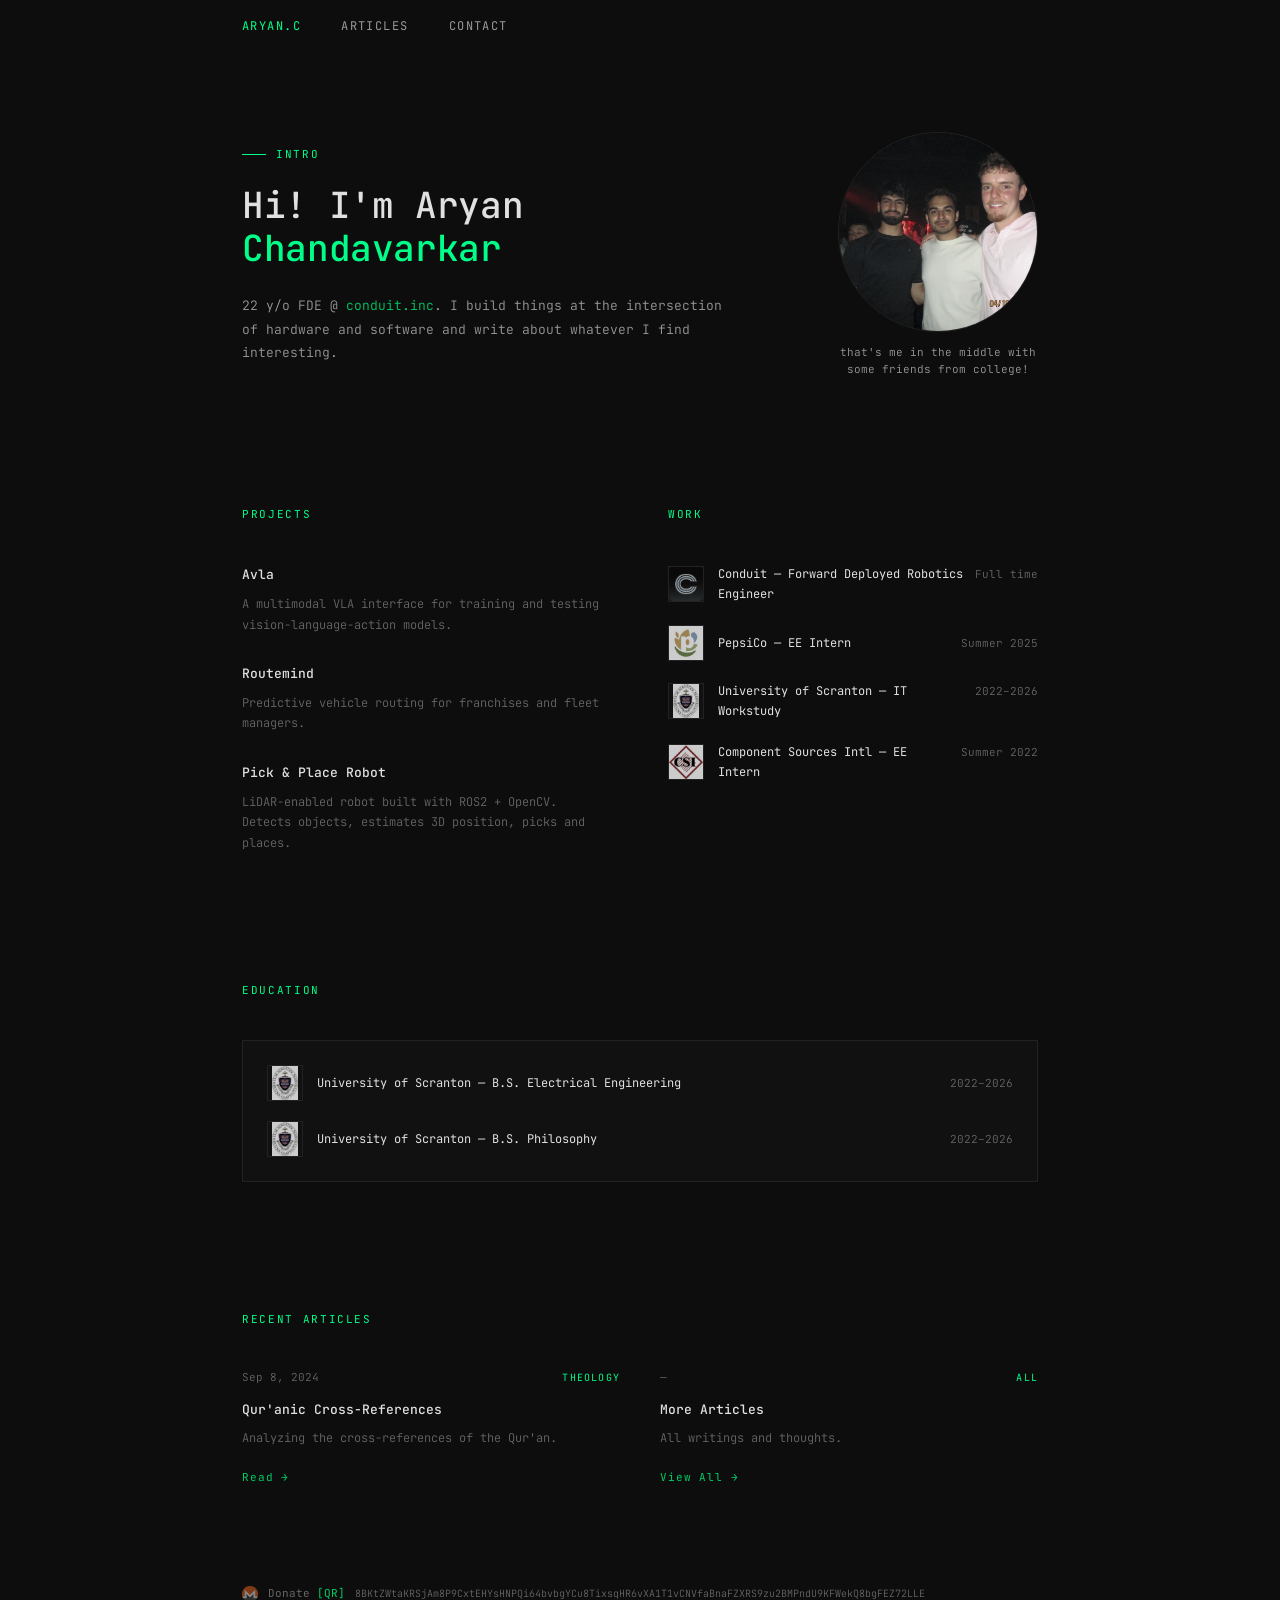
<file: index.html>
<!DOCTYPE html>
<html lang="en">
<head>
    <meta charset="UTF-8">
    <meta name="viewport" content="width=device-width, initial-scale=1.0">
    <title>Aryan Chandavarkar</title>
    <link rel="stylesheet" href="styles.css">
</head>
<body>
    <nav class="top-nav">
        <ul>
            <li><a href="index.html">aryan.c</a></li>
            <li><a href="articles">Articles</a></li>
            <li><a href="contact">Contact</a></li>
        </ul>
    </nav>
    <main>
        <section class="hero">
            <div class="hero-content">
                <div class="hero-text">
                    <div class="hero-label">intro</div>
                    <h1>Hi! I'm Aryan <span>Chandavarkar</span></h1>
                    <p class="hero-description">22 y/o FDE @ <a href="https://conduit.inc" target="_blank">conduit.inc</a>. I build things at the intersection of hardware and software and write about whatever I find interesting.</p>


                </div>
                <div class="hero-image">
                    <img src="aryanAlexAndrew.jpg" alt="Aryan Chandavarkar" class="profile-pic">
                    <p class="hero-image-caption">that's me in the middle with some friends from college!</p>
                </div>
            </div>
        </section>

        <section class="projects-work-section">
            <div class="projects-work-grid">
                <div class="projects-section">
                    <div class="section-header">
                        <span class="section-label">Projects</span>
                    </div>
                    <div class="project-list">
                        <div class="project-item">
                            <h3><a href="https://avla.ai" target="_blank" >Avla</a></h3>
                            <p class="project-description">A multimodal VLA interface for training and testing vision-language-action models.</p>
                        </div>
                        <div class="project-item">
                            <h3><a href="https://routemind.org" target="_blank" >Routemind</a></h3>
                            <p class="project-description">Predictive vehicle routing for franchises and fleet managers.</p>
                        </div>
                        <div class="project-item">
                            <h3>Pick & Place Robot</h3>
                            <p class="project-description">LiDAR-enabled robot built with ROS2 + OpenCV. Detects objects, estimates 3D position, picks and places.</p>
                        </div>
                    </div>
                </div>

                <div class="work-section">
                    <div class="section-header">
                        <span class="section-label">Work</span>
                    </div>
                    <div class="work-list">
                        <div class="work-item">
                            <div class="work-logo">
                                <img src="conduitlogo.png" alt="Conduit">
                            </div>
                            <div class="work-content">
                                <div class="work-title-row">
                                    <span class="work-company-title">Conduit — Forward Deployed Robotics Engineer</span>
                                    <span class="work-date">Full time</span>
                                </div>
                            </div>
                        </div>
                        <div class="work-item">
                            <div class="work-logo">
                                <img src="pepsilogo.jpg" alt="PepsiCo">
                            </div>
                            <div class="work-content">
                                <div class="work-title-row">
                                    <span class="work-company-title">PepsiCo — EE Intern</span>
                                    <span class="work-date">Summer 2025</span>
                                </div>
                            </div>
                        </div>
                        <div class="work-item">
                            <div class="work-logo">
                                <img src="uofslogo.jpg" alt="University of Scranton">
                            </div>
                            <div class="work-content">
                                <div class="work-title-row">
                                    <span class="work-company-title">University of Scranton — IT Workstudy</span>
                                    <span class="work-date">2022–2026</span>
                                </div>
                            </div>
                        </div>
                        <div class="work-item">
                            <div class="work-logo">
                                <img src="csilogo.jpg" alt="Component Sources International">
                            </div>
                            <div class="work-content">
                                <div class="work-title-row">
                                    <span class="work-company-title">Component Sources Intl — EE Intern</span>
                                    <span class="work-date">Summer 2022</span>
                                </div>
                            </div>
                        </div>
                    </div>
                </div>
            </div>
        </section>

        <section class="education-section">
            <div class="section-header">
                <span class="section-label">Education</span>
            </div>
            <div class="education-box">
                <div class="work-list">
                    <div class="work-item">
                        <div class="work-logo">
                            <img src="uofslogo.jpg" alt="University of Scranton">
                        </div>
                        <div class="work-content">
                            <div class="work-title-row">
                                <span class="work-company-title">University of Scranton — B.S. Electrical Engineering</span>
                                <span class="work-date">2022–2026</span>
                            </div>
                        </div>
                    </div>
                    <div class="work-item">
                        <div class="work-logo">
                            <img src="uofslogo.jpg" alt="University of Scranton">
                        </div>
                        <div class="work-content">
                            <div class="work-title-row">
                                <span class="work-company-title">University of Scranton — B.S. Philosophy</span>
                                <span class="work-date">2022–2026</span>
                            </div>
                        </div>
                    </div>
                </div>
            </div>
        </section>

        <section class="recent-articles">
            <div class="section-header">
                <span class="section-label">Recent Articles</span>
            </div>
            <div class="articles-grid">
                <article class="article-card">
                    <div class="article-meta">
                        <span class="article-date">Sep 8, 2024</span>
                        <span class="article-category">Theology</span>
                    </div>
                    <h3><a href="articles/theology/Quranic/QuranicCrossReferences.html">Qur'anic Cross-References</a></h3>
                    <p>Analyzing the cross-references of the Qur'an.</p>
                    <a href="articles/theology/Quranic/QuranicCrossReferences.html" class="read-more">Read →</a>
                </article>
                <article class="article-card">
                    <div class="article-meta">
                        <span class="article-date">—</span>
                        <span class="article-category">All</span>
                    </div>
                    <h3><a href="articles">More Articles</a></h3>
                    <p>All writings and thoughts.</p>
                    <a href="articles" class="read-more">View All →</a>
                </article>
            </div>
        </section>
    </main>

    <footer class="thin-footer">
        <div class="footer-content">
            <div class="wallet-box">
                <img src="monero_logo.png" alt="XMR" class="monero-logo">
                <span>Donate <a href="XMRQRCode">[QR]</a></span>
                <span class="monero-text">8BKtZWtaKRSjAm8P9CxtEHYsHNPQi64bvbgYCu8TixsqHR6vXA1T1vCNVfaBnaFZXRS9zu2BMPndU9KFWekQ8bgFEZ72LLE</span>
            </div>
        </div>
    </footer>
</body>
</html>
</file>
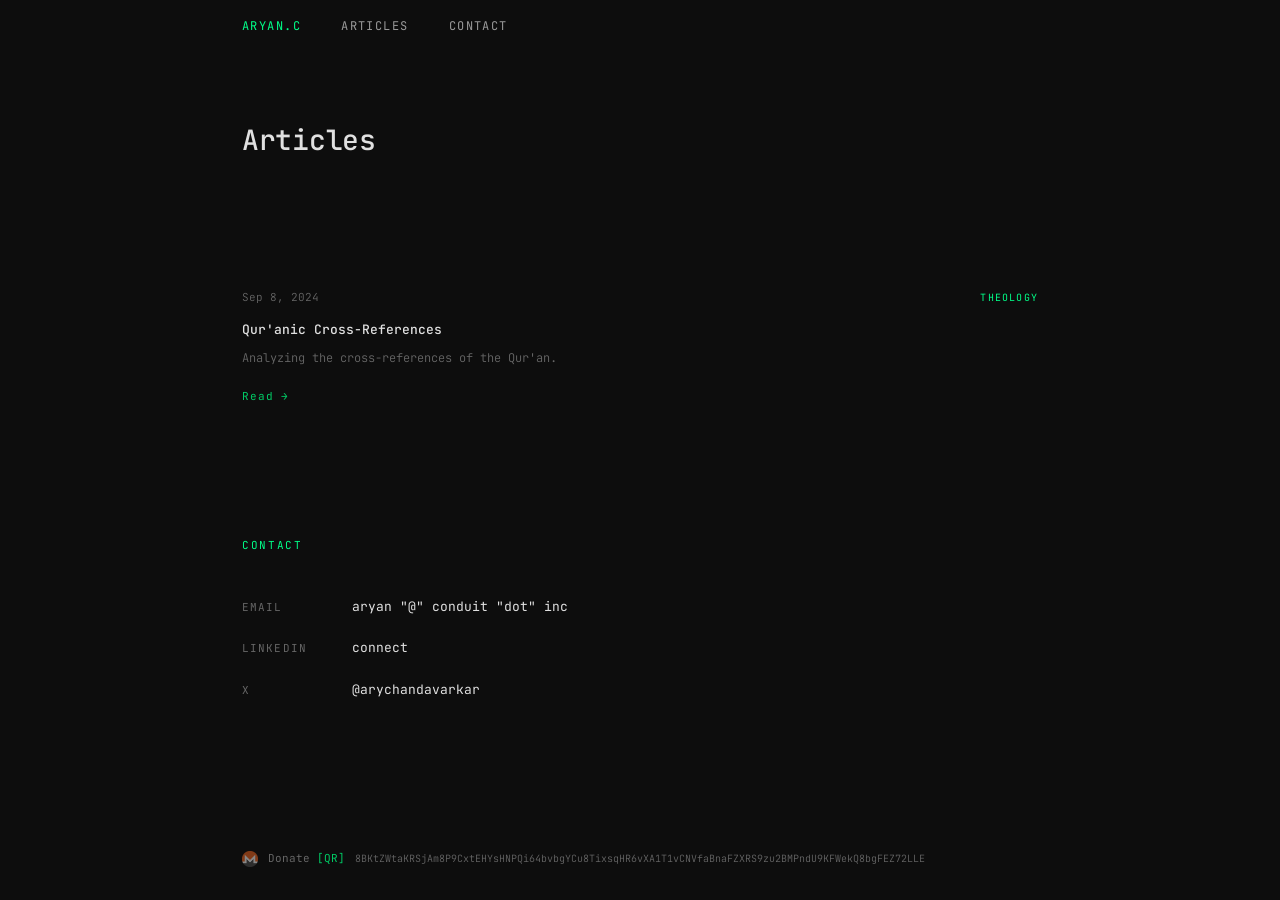
<file: articles/index.html>
<!DOCTYPE html>
<html lang="en">
<head>
    <meta charset="UTF-8">
    <meta name="viewport" content="width=device-width, initial-scale=1.0">
    <title>Articles — Aryan Chandavarkar</title>
    <link rel="stylesheet" href="../styles.css">
</head>
<body>
    <nav class="top-nav">
        <ul>
            <li><a href="../index.html">aryan.c</a></li>
            <li><a href="../articles">Articles</a></li>
            <li><a href="../contact">Contact</a></li>
        </ul>
    </nav>
    <main>
        <section class="page-hero">
            <h1>Articles</h1>
        </section>

        <section class="recent-articles">
            <div class="articles-grid">
                <article class="article-card">
                    <div class="article-meta">
                        <span class="article-date">Sep 8, 2024</span>
                        <span class="article-category">Theology</span>
                    </div>
                    <h3><a href="theology/Quranic/QuranicCrossReferences.html">Qur'anic Cross-References</a></h3>
                    <p>Analyzing the cross-references of the Qur'an.</p>
                    <a href="theology/Quranic/QuranicCrossReferences.html" class="read-more">Read →</a>
                </article>
            </div>
        </section>

        <section class="contact-section">
            <div class="section-header">
                <span class="section-label">Contact</span>
            </div>
            <div class="contact-list">
                <div class="contact-item">
                    <span class="contact-label">Email</span>
                    <span class="contact-value"><a href="mailto:aryan@conduit.inc">aryan "@" conduit "dot" inc</a></span>
                </div>
                <div class="contact-item">
                    <span class="contact-label">LinkedIn</span>
                    <span class="contact-value"><a href="https://www.linkedin.com/in/aryan-chandavarkar123/">connect</a></span>
                </div>
                <div class="contact-item">
                    <span class="contact-label">X</span>
                    <span class="contact-value"><a href="https://x.com/arychandavarkar">@arychandavarkar</a></span>
                </div>
            </div>
        </section>
    </main>

    <footer class="thin-footer">
        <div class="footer-content">
            <div class="wallet-box">
                <img src="../monero_logo.png" alt="XMR" class="monero-logo">
                <span>Donate <a href="../XMRQRCode">[QR]</a></span>
                <span class="monero-text">8BKtZWtaKRSjAm8P9CxtEHYsHNPQi64bvbgYCu8TixsqHR6vXA1T1vCNVfaBnaFZXRS9zu2BMPndU9KFWekQ8bgFEZ72LLE</span>
            </div>
        </div>
    </footer>
</body>
</html>
</file>
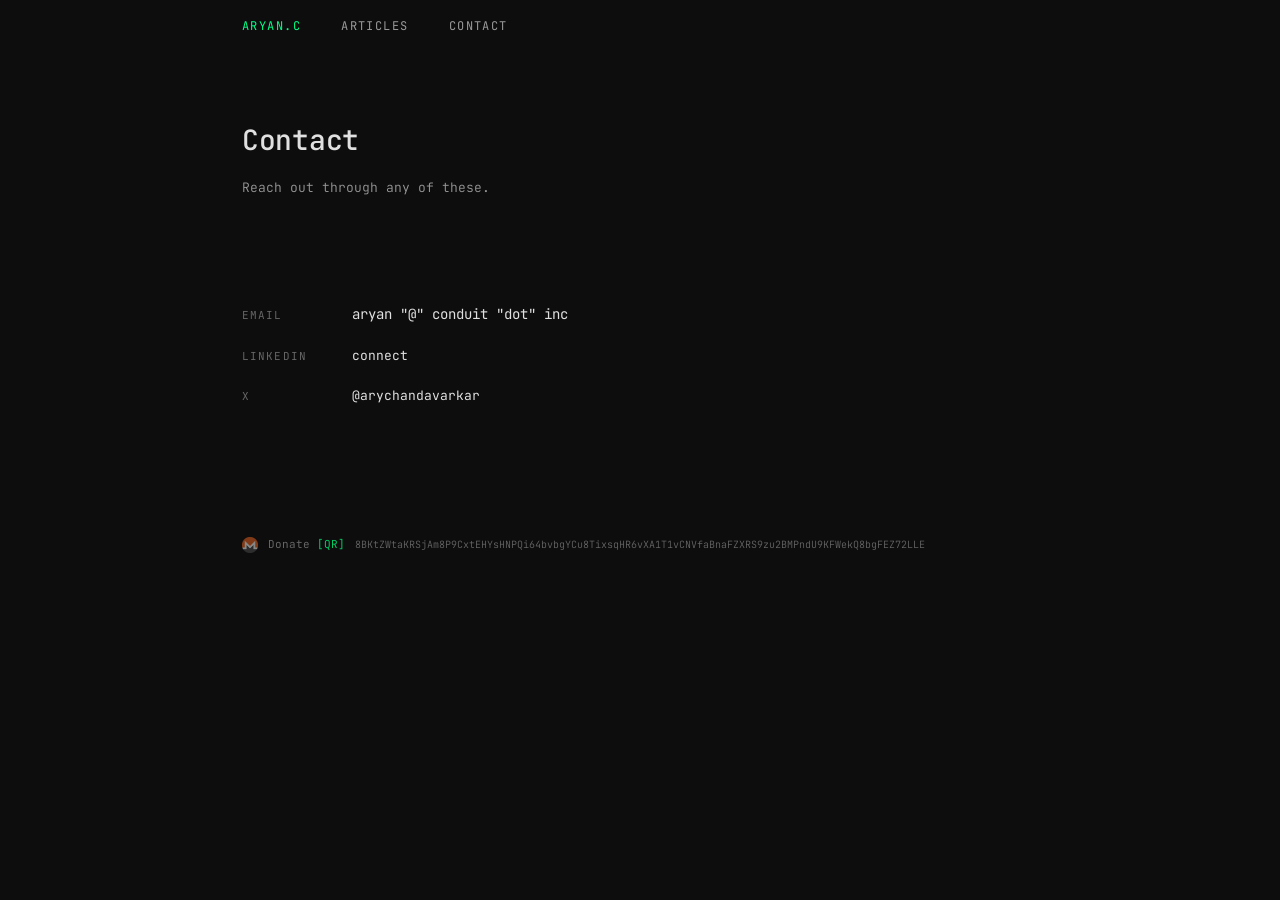
<file: contact/index.html>
<DOCTYPE html>
<html lang="en">
<head>
    <meta charset="UTF-8">
    <meta name="viewport" content="width=device-width, initial-scale=1.0">
    <title>Contact — Aryan Chandavarkar</title>
    <link rel="stylesheet" href="../styles.css">
</head>
<body>
    <nav class="top-nav">
        <ul>
            <li><a href="../index.html">aryan.c</a></li>
            <li><a href="../articles">Articles</a></li>
            <li><a href="../contact">Contact</a></li>
        </ul>
    </nav>
    <main>
        <section class="page-hero">
            <h1>Contact</h1>
            <p class="page-subtitle">Reach out through any of these.</p>
        </section>

        <div class="prose-page">
            <div class="contact-list">
                <div class="contact-item">
                    <span class="contact-label">Email</span>
                    <span class="contact-value">aryan "@" conduit "dot" inc</span>
                </div>
                <div class="contact-item">
                    <span class="contact-label">LinkedIn</span>
                    <span class="contact-value"><a href="https://www.linkedin.com/in/aryan-chandavarkar123/">connect</a></span>
                </div>
                <div class="contact-item">
                    <span class="contact-label">X</span>
                    <span class="contact-value"><a href="https://x.com/arychandavarkar">@arychandavarkar</a></span>
                </div>
            </div>
        </div>
    </main>

    <footer class="thin-footer">
        <div class="footer-content">
            <div class="wallet-box">
                <img src="../monero_logo.png" alt="XMR" class="monero-logo">
                <span>Donate <a href="../XMRQRCode">[QR]</a></span>
                <span class="monero-text">8BKtZWtaKRSjAm8P9CxtEHYsHNPQi64bvbgYCu8TixsqHR6vXA1T1vCNVfaBnaFZXRS9zu2BMPndU9KFWekQ8bgFEZ72LLE</span>
            </div>
        </div>
    </footer>
</body>
</html>
</file>
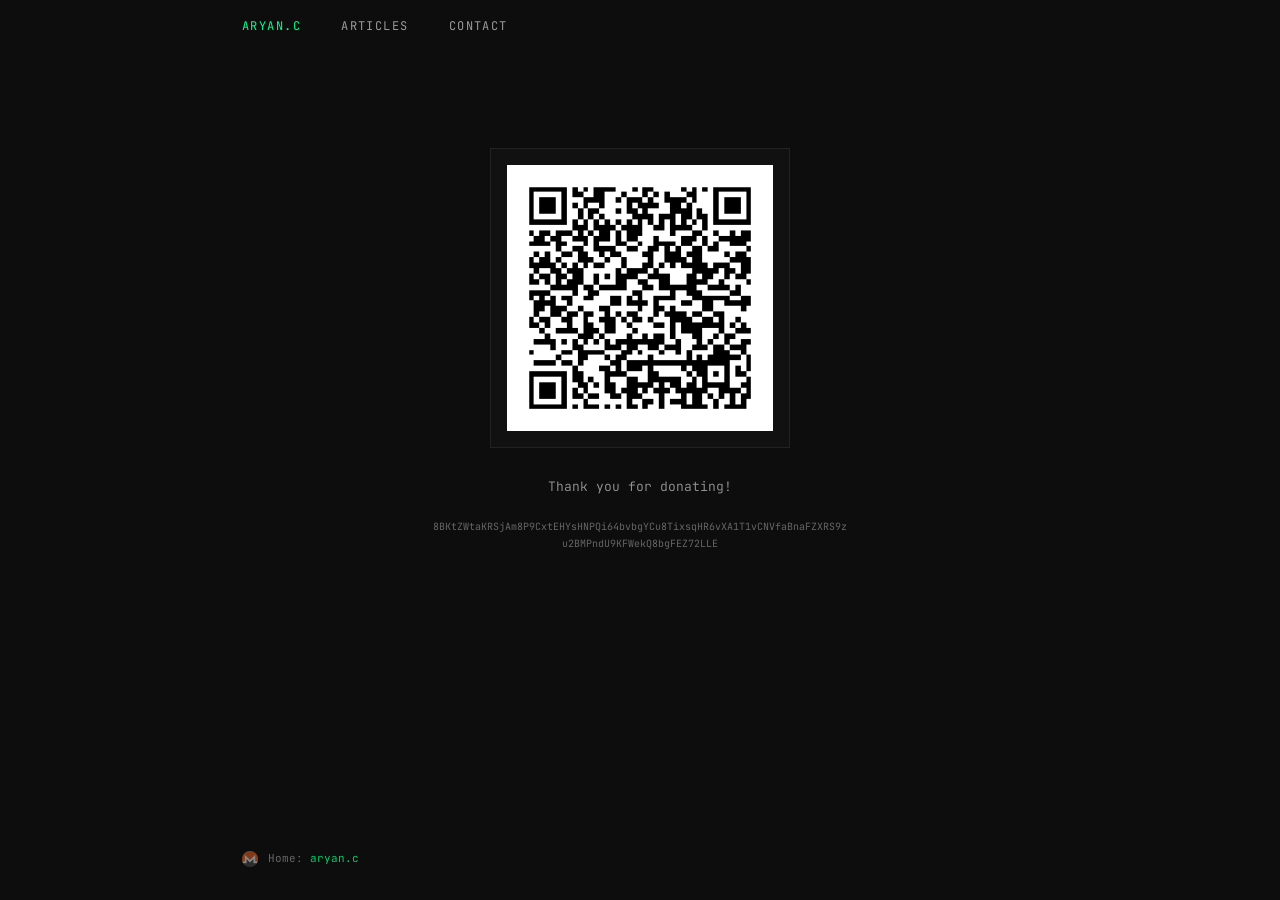
<file: XMRQRCode/index.html>
<!DOCTYPE html>
<html lang="en">
<head>
    <meta charset="UTF-8">
    <meta name="viewport" content="width=device-width, initial-scale=1.0">
    <title>Donate — Aryan Chandavarkar</title>
    <link rel="stylesheet" href="../styles.css">
</head>
<body>
    <nav class="top-nav">
        <ul>
            <li><a href="../index.html">aryan.c</a></li>
            <li><a href="../articles">Articles</a></li>
            <li><a href="../contact">Contact</a></li>
        </ul>
    </nav>
    <main>
        <div class="donate-page">
            <img src="donation1.png" alt="Monero Donation QR Code" class="qr-image">
            <p class="thank-you">Thank you for donating!</p>
            <p class="wallet-address">8BKtZWtaKRSjAm8P9CxtEHYsHNPQi64bvbgYCu8TixsqHR6vXA1T1vCNVfaBnaFZXRS9zu2BMPndU9KFWekQ8bgFEZ72LLE</p>
        </div>
    </main>

    <footer class="thin-footer">
        <div class="footer-content">
            <div class="wallet-box">
                <img src="../monero_logo.png" alt="XMR" class="monero-logo">
                <span>Home: <a href="../index.html">aryan.c</a></span>
            </div>
        </div>
    </footer>
</body>
</html>
</file>
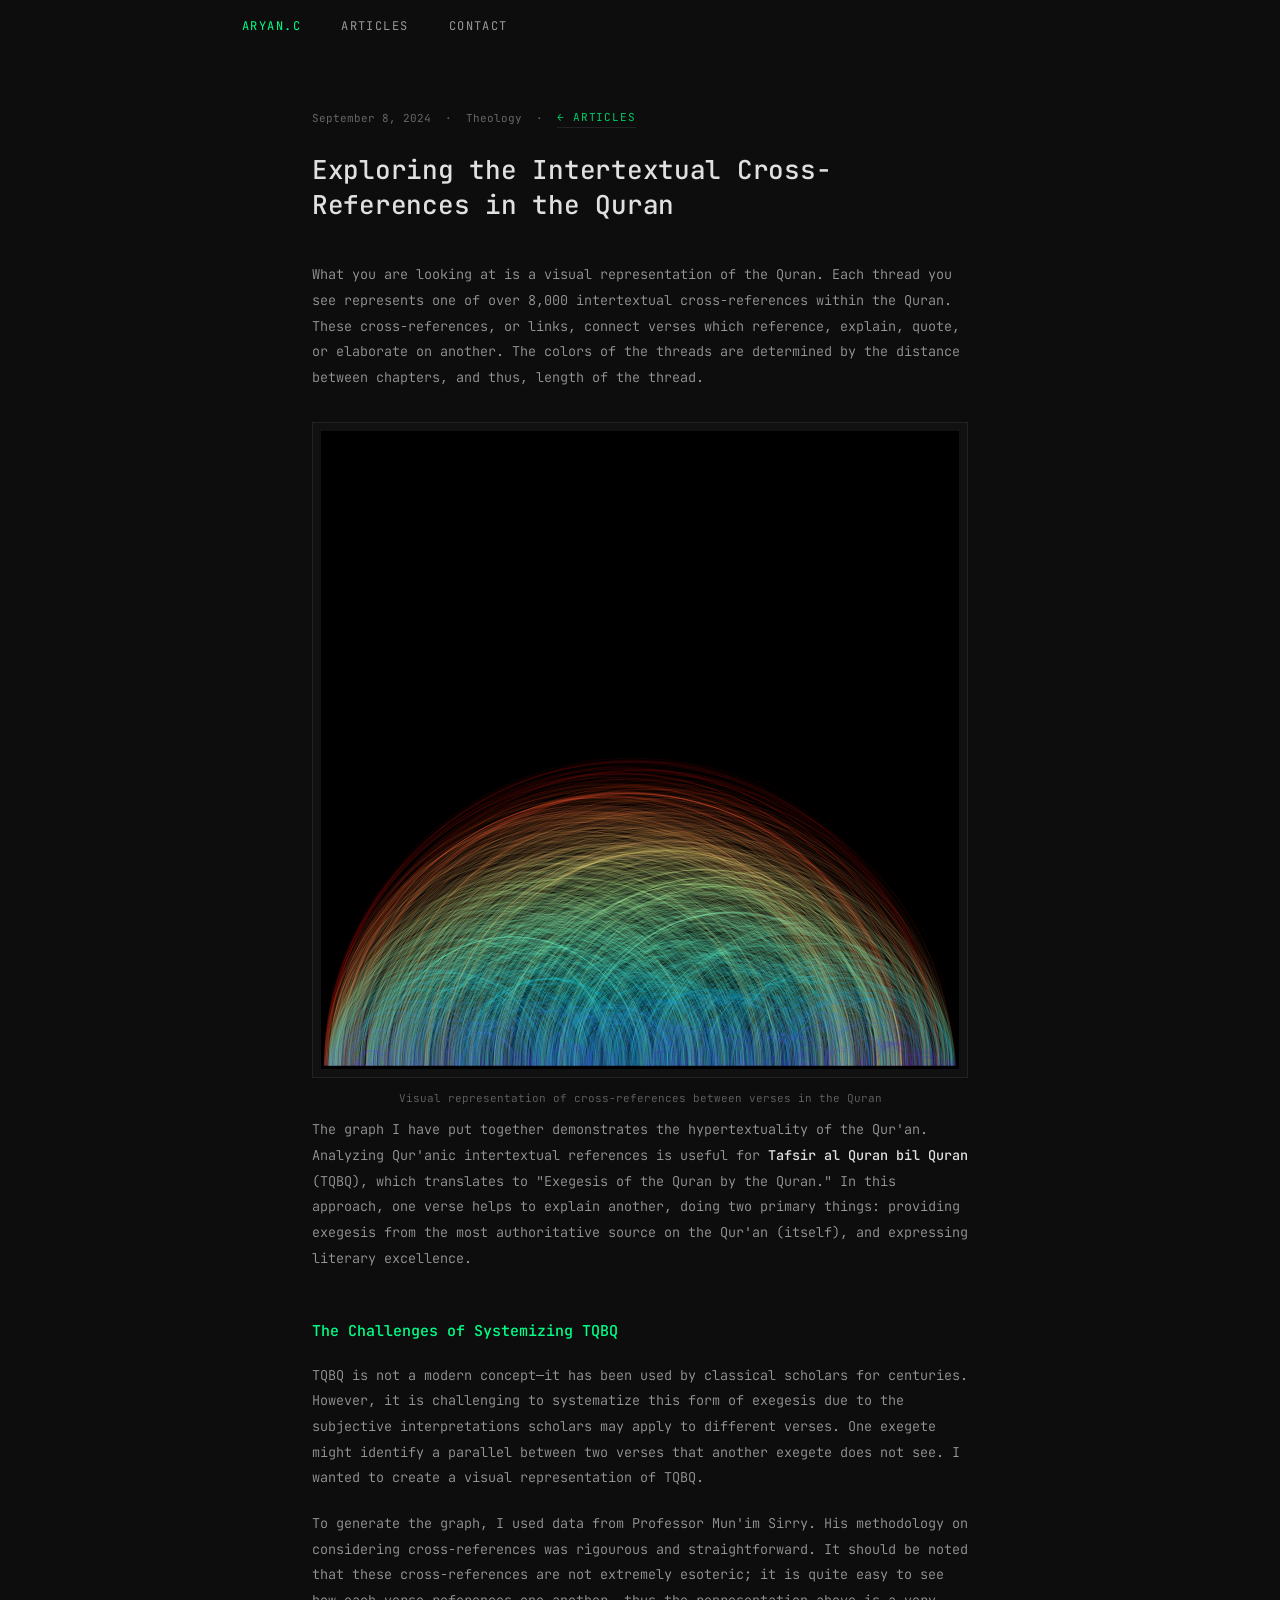
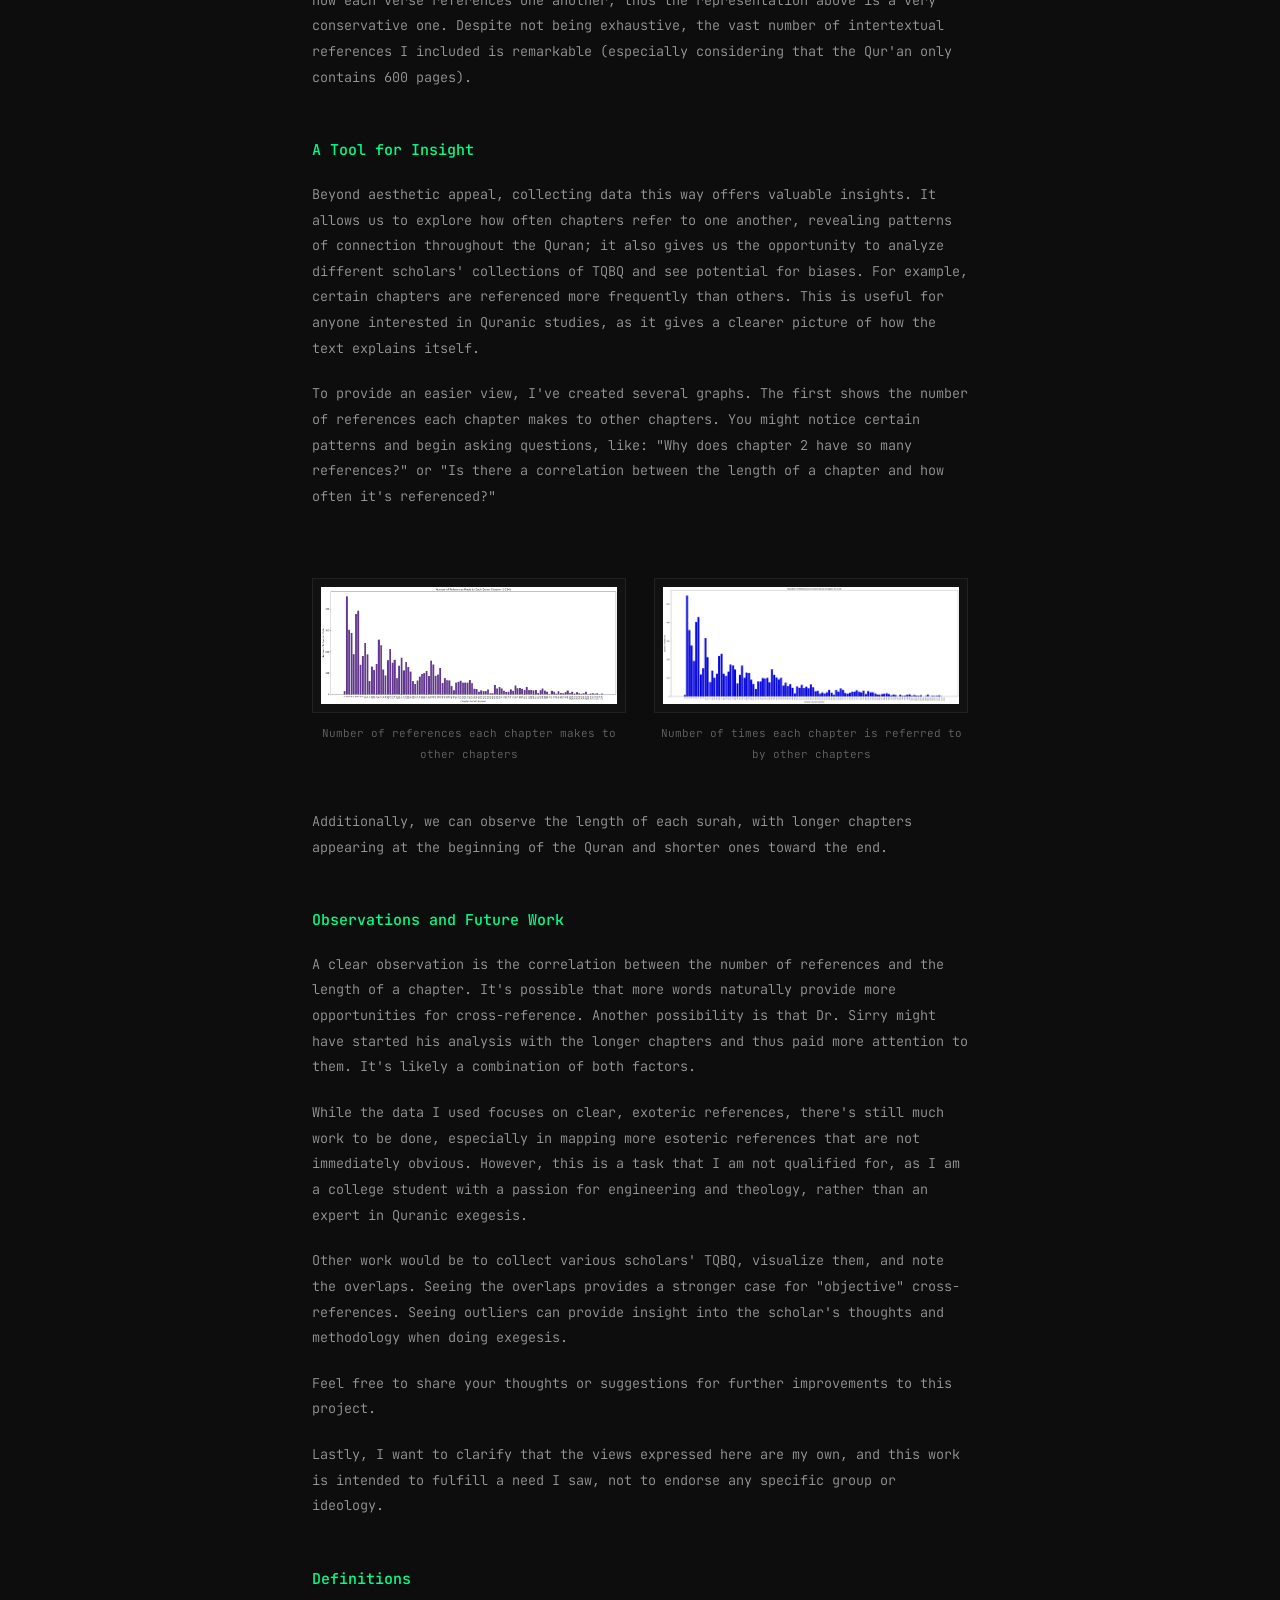
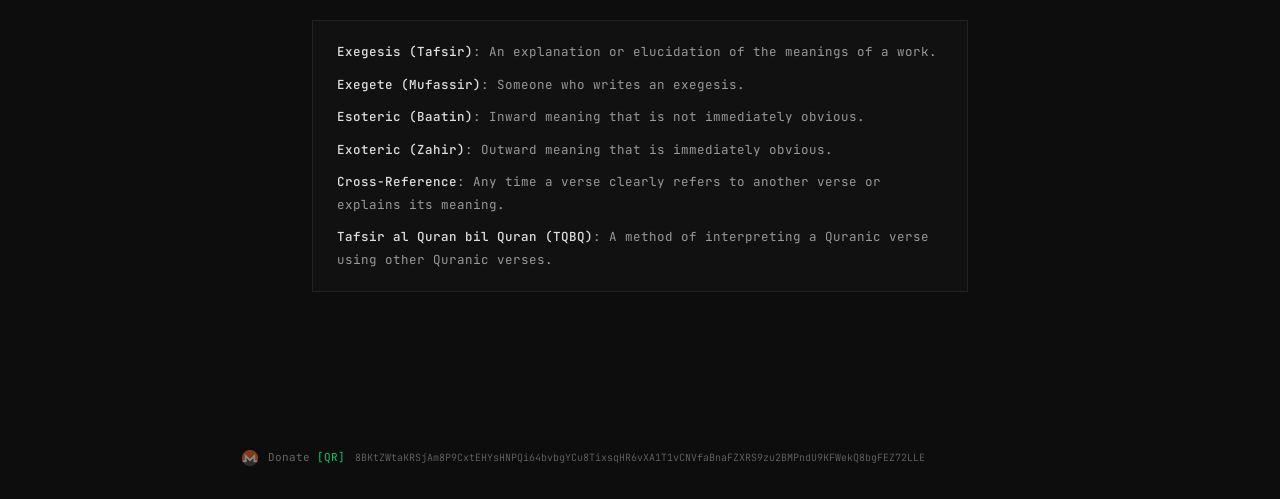
<file: articles/theology/Quranic/QuranicCrossReferences.html>
<!DOCTYPE html>
<html lang="en">
<head>
    <meta charset="UTF-8">
    <meta name="viewport" content="width=device-width, initial-scale=1.0">
    <title>Exploring the Intertextual Cross-References in the Quran</title>
    <link rel="stylesheet" href="../../../styles.css">
</head>
<body>
    <nav class="top-nav">
        <ul>
            <li><a href="../../../index.html">aryan.c</a></li>
            <li><a href="../../../articles">Articles</a></li>
            <li><a href="../../../contact">Contact</a></li>
        </ul>
    </nav>
    <main>
        <article class="article-page">
            <div class="article-meta-top">
                <span>September 8, 2024</span>
                <span>·</span>
                <span>Theology</span>
                <span>·</span>
                <a href="../../index.html" class="back-link">← Articles</a>
            </div>

            <h1>Exploring the Intertextual Cross-References in the Quran</h1>

            <p>
                What you are looking at is a visual representation of the Quran. Each thread you see represents one of over 8,000 intertextual cross-references within the Quran. These cross-references, or links, connect verses which reference, explain, quote, or elaborate on another. The colors of the threads are determined by the distance between chapters, and thus, length of the thread.
            </p>

            <img src="ColoredVerseToVerse.svg" alt="Colored Verse to Verse Cross-References Visualization" class="article-image">
            <p class="image-caption">Visual representation of cross-references between verses in the Quran</p>

            <p>
                The graph I have put together demonstrates the hypertextuality of the Qur'an. Analyzing Qur'anic intertextual references is useful for
                <strong>Tafsir al Quran bil Quran</strong> (TQBQ), which translates to "Exegesis of the Quran by the Quran." In this approach, one verse helps to explain another, doing two primary things: providing exegesis from the most authoritative source on the Qur'an (itself), and expressing literary excellence.
            </p>

            <h2>The Challenges of Systemizing TQBQ</h2>
            <p>
                TQBQ is not a modern concept—it has been used by classical scholars for centuries. However, it is challenging to systematize this form of exegesis due to the subjective interpretations scholars may apply to different verses. One exegete might identify a parallel between two verses that another exegete does not see. I wanted to create a visual representation of TQBQ.
            </p>
            <p>
                To generate the graph, I used data from Professor Mun'im Sirry. His methodology on considering cross-references was rigourous and straightforward. It should be noted that these cross-references are not extremely esoteric; it is quite easy to see how each verse references one another, thus the representation above is a very conservative one. Despite not being exhaustive, the vast number of intertextual references I included is remarkable (especially considering that the Qur'an only contains 600 pages).
            </p>

            <h2>A Tool for Insight</h2>
            <p>
                Beyond aesthetic appeal, collecting data this way offers valuable insights. It allows us to explore how often chapters refer to one another, revealing patterns of connection throughout the Quran; it also gives us the opportunity to analyze different scholars' collections of TQBQ and see potential for biases. For example, certain chapters are referenced more frequently than others. This is useful for anyone interested in Quranic studies, as it gives a clearer picture of how the text explains itself.
            </p>
            <p>
                To provide an easier view, I've created several graphs. The first shows the number of references each chapter makes to other chapters. You might notice certain patterns and begin asking questions, like: "Why does chapter 2 have so many references?" or "Is there a correlation between the length of a chapter and how often it's referenced?"
            </p>

            <div class="images-grid">
                <div>
                    <img src="NumberofReferences.png" alt="Number of References by Chapter" class="article-image">
                    <p class="image-caption">Number of references each chapter makes to other chapters</p>
                </div>
                <div>
                    <img src="NumberofReferrals.png" alt="Number of Referrals by Chapter" class="article-image">
                    <p class="image-caption">Number of times each chapter is referred to by other chapters</p>
                </div>
            </div>

            <p>
                Additionally, we can observe the length of each surah, with longer chapters appearing at the beginning of the Quran and shorter ones toward the end.
            </p>

            <h2>Observations and Future Work</h2>
            <p>
                A clear observation is the correlation between the number of references and the length of a chapter. It's possible that more words naturally provide more opportunities for cross-reference. Another possibility is that Dr. Sirry might have started his analysis with the longer chapters and thus paid more attention to them. It's likely a combination of both factors.
            </p>
            <p>
                While the data I used focuses on clear, exoteric references, there's still much work to be done, especially in mapping more esoteric references that are not immediately obvious. However, this is a task that I am not qualified for, as I am a college student with a passion for engineering and theology, rather than an expert in Quranic exegesis.
            </p>
            <p>
                Other work would be to collect various scholars' TQBQ, visualize them, and note the overlaps. Seeing the overlaps provides a stronger case for "objective" cross-references. Seeing outliers can provide insight into the scholar's thoughts and methodology when doing exegesis.
            </p>
            <p>
                Feel free to share your thoughts or suggestions for further improvements to this project.
            </p>
            <p>
                Lastly, I want to clarify that the views expressed here are my own, and this work is intended to fulfill a need I saw, not to endorse any specific group or ideology.
            </p>

            <h2>Definitions</h2>
            <ul>
                <li><strong>Exegesis (Tafsir)</strong>: An explanation or elucidation of the meanings of a work.</li>
                <li><strong>Exegete (Mufassir)</strong>: Someone who writes an exegesis.</li>
                <li><strong>Esoteric (Baatin)</strong>: Inward meaning that is not immediately obvious.</li>
                <li><strong>Exoteric (Zahir)</strong>: Outward meaning that is immediately obvious.</li>
                <li><strong>Cross-Reference</strong>: Any time a verse clearly refers to another verse or explains its meaning.</li>
                <li><strong>Tafsir al Quran bil Quran (TQBQ)</strong>: A method of interpreting a Quranic verse using other Quranic verses.</li>
            </ul>
        </article>
    </main>

    <footer class="thin-footer">
        <div class="footer-content">
            <div class="wallet-box">
                <img src="../../../monero_logo.png" alt="XMR" class="monero-logo">
                <span>Donate <a href="../../../XMRQRCode">[QR]</a></span>
                <span class="monero-text">8BKtZWtaKRSjAm8P9CxtEHYsHNPQi64bvbgYCu8TixsqHR6vXA1T1vCNVfaBnaFZXRS9zu2BMPndU9KFWekQ8bgFEZ72LLE</span>
            </div>
        </div>
    </footer>
</body>
</html>
</file>
<file: styles.css>
@import url('https://fonts.googleapis.com/css2?family=JetBrains+Mono:wght@300;400;500;700&display=swap');

*, *::before, *::after {
    box-sizing: border-box;
    margin: 0;
    padding: 0;
}

:root {
    --bg: #0d0d0d;
    --surface: #111111;
    --border: #222222;
    --accent: #00ff88;
    --accent-dim: #00cc66;
    --text: #e0e0e0;
    --text-muted: #666666;
    --text-dim: #999999;
    --font: 'JetBrains Mono', 'Courier New', monospace;
}

body {
    font-family: var(--font);
    background-color: var(--bg);
    color: var(--text);
    margin: 0;
    padding: 0;
    display: flex;
    flex-direction: column;
    min-height: 100vh;
    line-height: 1.7;
    font-size: 14px;
}

.container {
    max-width: 860px;
    margin: 0 auto;
    padding: 0 32px;
}

/* Nav */
.top-nav {
    background-color: var(--bg);
    position: sticky;
    top: 0;
    z-index: 1000;
}

.top-nav ul {
    list-style: none;
    display: flex;
    align-items: center;
    max-width: 860px;
    margin: 0 auto;
    padding: 0 32px;
}

.top-nav ul li a {
    color: var(--text-dim);
    text-decoration: none;
    display: block;
    padding: 16px 20px;
    font-size: 12px;
    font-weight: 400;
    letter-spacing: 0.12em;
    text-transform: uppercase;
    transition: color 0.15s ease;
}

.top-nav ul li a:hover {
    color: var(--accent);
}

.top-nav ul li:first-child a {
    padding-left: 0;
    color: var(--accent);
}

/* Main */
main {
    flex: 1;
}

/* Hero */
.hero {
    padding: 80px 32px 64px;
    max-width: 860px;
    margin: 0 auto;
}

.hero-content {
    display: grid;
    grid-template-columns: 1fr auto;
    gap: 64px;
    align-items: center;
}

.hero-label {
    font-size: 11px;
    letter-spacing: 0.15em;
    text-transform: uppercase;
    color: var(--accent);
    margin-bottom: 20px;
    display: flex;
    align-items: center;
    gap: 10px;
}

.hero-label::before {
    content: '';
    display: inline-block;
    width: 24px;
    height: 1px;
    background: var(--accent);
}

.hero-text h1 {
    font-size: 36px;
    font-weight: 500;
    color: var(--text);
    line-height: 1.2;
    margin-bottom: 24px;
    letter-spacing: -0.01em;
}

.hero-text h1 span {
    color: var(--accent);
}

.hero-description {
    font-size: 13px;
    color: var(--text-dim);
    line-height: 1.8;
    max-width: 480px;
    font-weight: 300;
}

.hero-description a {
    color: var(--accent-dim);
    text-decoration: none;
    transition: color 0.15s ease;
}

.hero-description a:hover {
    color: var(--accent);
}

.hero-image {
    flex-shrink: 0;
}

.profile-pic {
    width: 200px;
    height: 200px;
    object-fit: cover;
    border: 1px solid var(--border);
    border-radius: 50%;
    display: block;
    filter: grayscale(30%);
}

.hero-image-caption {
    margin-top: 12px;
    max-width: 200px;
    font-size: 11px;
    line-height: 1.5;
    color: var(--text-dim);
    text-align: center;
    font-weight: 300;
}

/* Sections */
.projects-work-section,
.education-section,
.contact-section,
.recent-articles {
    padding: 64px 32px;
    max-width: 860px;
    margin: 0 auto;
}

.contact-section .contact-list {
    margin-top: 0;
}

.section-header {
    display: flex;
    align-items: center;
    gap: 14px;
    margin-bottom: 40px;
}

.section-label {
    font-size: 11px;
    letter-spacing: 0.15em;
    text-transform: uppercase;
    color: var(--accent);
}

.education-box {
    border: 1px solid var(--border);
    background: var(--surface);
    padding: 24px;
}

.projects-work-grid {
    display: grid;
    grid-template-columns: 1fr 1fr;
    gap: 56px;
}

.subsection-title {
    font-size: 11px;
    letter-spacing: 0.12em;
    text-transform: uppercase;
    color: var(--text-muted);
    margin-bottom: 24px;
    font-weight: 400;
}

/* Projects */
.project-list {
    display: flex;
    flex-direction: column;
    gap: 28px;
}

.project-item {
    transition: all 0.15s ease;
}

.project-item h3 {
    font-size: 13px;
    font-weight: 500;
    color: var(--text);
    margin-bottom: 8px;
}

.project-item h3 a {
    color: var(--text);
    text-decoration: none;
    transition: color 0.15s ease;
}

.project-item h3 a:hover {
    color: var(--accent);
}

.project-description {
    font-size: 12px;
    color: var(--text-muted);
    line-height: 1.7;
    font-weight: 300;
}

.project-description a {
    color: var(--accent-dim);
    text-decoration: none;
}

.project-description a:hover {
    color: var(--accent);
}

/* Work */
.work-list {
    display: flex;
    flex-direction: column;
    gap: 20px;
}

.work-item {
    display: flex;
    align-items: center;
    gap: 14px;
    transition: all 0.15s ease;
}

.work-logo {
    width: 36px;
    height: 36px;
    flex-shrink: 0;
    overflow: hidden;
    border: 1px solid var(--border);
    background: var(--surface);
    display: flex;
    align-items: center;
    justify-content: center;
}

.work-logo img {
    width: 100%;
    height: 100%;
    object-fit: contain;
    filter: grayscale(60%) brightness(0.8);
}

.work-content {
    flex: 1;
}

.work-title-row {
    display: flex;
    justify-content: space-between;
    align-items: baseline;
    gap: 12px;
}

.work-company-title {
    font-size: 12px;
    color: var(--text);
    font-weight: 400;
    flex: 1;
}

.work-date {
    font-size: 11px;
    color: var(--text-muted);
    white-space: nowrap;
    font-weight: 300;
}

/* Articles */
.section-title {
    display: none;
}

.articles-grid {
    display: grid;
    grid-template-columns: repeat(auto-fit, minmax(280px, 1fr));
    gap: 40px;
}

.article-card {
    padding: 0;
}

.article-meta {
    display: flex;
    justify-content: space-between;
    align-items: center;
    margin-bottom: 14px;
}

.article-date {
    font-size: 11px;
    color: var(--text-muted);
    font-weight: 300;
}

.article-category {
    font-size: 10px;
    letter-spacing: 0.12em;
    text-transform: uppercase;
    color: var(--accent);
    font-weight: 400;
}

.article-card h3 {
    font-size: 13px;
    font-weight: 500;
    color: var(--text);
    margin-bottom: 10px;
    line-height: 1.4;
}

.article-card h3 a {
    color: var(--text);
    text-decoration: none;
    transition: color 0.15s ease;
}

.article-card h3 a:hover {
    color: var(--accent);
}

.article-card p {
    font-size: 12px;
    color: var(--text-muted);
    margin-bottom: 16px;
    line-height: 1.6;
    font-weight: 300;
}

.read-more {
    font-size: 11px;
    color: var(--accent-dim);
    text-decoration: none;
    letter-spacing: 0.08em;
    transition: color 0.15s ease;
}

.read-more:hover {
    color: var(--accent);
}

/* Footer */
.thin-footer {
    padding: 32px;
    max-width: 860px;
    margin: 0 auto;
    width: 100%;
}

.footer-content {
    display: flex;
    align-items: center;
    gap: 12px;
}

.wallet-box {
    display: flex;
    align-items: center;
    gap: 10px;
    font-size: 11px;
    color: var(--text-muted);
}

.wallet-box img.monero-logo {
    height: 16px;
    opacity: 0.5;
}

.wallet-box a {
    color: var(--accent-dim);
    text-decoration: none;
}

.wallet-box a:hover {
    color: var(--accent);
}

.monero-text {
    font-size: 10px;
    color: var(--text-muted);
    word-break: break-all;
    font-weight: 300;
}

/* Page hero (Articles / Contact headers) */
.page-hero {
    padding: 64px 32px 48px;
    max-width: 860px;
    margin: 0 auto;
}

.page-hero h1 {
    font-size: 28px;
    font-weight: 500;
    color: var(--text);
    letter-spacing: -0.01em;
    margin-bottom: 12px;
}

.page-hero .page-subtitle {
    font-size: 13px;
    color: var(--text-dim);
    font-weight: 300;
    line-height: 1.8;
    max-width: 520px;
}

/* Generic prose page (Books / Contact) */
.prose-page {
    max-width: 860px;
    margin: 0 auto;
    padding: 48px 32px 96px;
}

.prose-page p {
    font-size: 13px;
    color: var(--text-dim);
    line-height: 1.9;
    font-weight: 300;
    margin-bottom: 16px;
}

.prose-page a {
    color: var(--accent-dim);
    text-decoration: none;
}

.prose-page a:hover {
    color: var(--accent);
}

.empty-state {
    font-size: 13px;
    color: var(--text-muted);
    font-weight: 300;
    padding: 24px 0;
    margin-top: 8px;
}

.contact-list {
    display: flex;
    flex-direction: column;
    gap: 18px;
    margin-top: 8px;
}

.contact-item {
    display: flex;
    align-items: baseline;
    gap: 20px;
}

.contact-label {
    font-size: 11px;
    letter-spacing: 0.1em;
    text-transform: uppercase;
    color: var(--text-muted);
    width: 90px;
    flex-shrink: 0;
}

.contact-value a {
    font-size: 13px;
    color: var(--text);
    text-decoration: none;
    transition: color 0.15s ease;
}

.contact-value a:hover {
    color: var(--accent);
}

/* Long-form article page */
.article-page {
    max-width: 720px;
    margin: 0 auto;
    padding: 56px 32px 96px;
}

.article-page .article-meta-top {
    display: flex;
    align-items: center;
    gap: 14px;
    margin-bottom: 24px;
    font-size: 11px;
    color: var(--text-muted);
}

.article-page .back-link {
    font-size: 11px;
    letter-spacing: 0.08em;
    text-transform: uppercase;
    color: var(--accent-dim);
    text-decoration: none;
}

.article-page .back-link:hover {
    color: var(--accent);
}

.article-page h1 {
    font-size: 26px;
    font-weight: 500;
    line-height: 1.35;
    letter-spacing: -0.01em;
    color: var(--text);
    margin-bottom: 40px;
}

.article-page h2 {
    font-size: 15px;
    font-weight: 500;
    color: var(--accent);
    margin-top: 48px;
    margin-bottom: 18px;
}

.article-page p {
    font-size: 13.5px;
    line-height: 1.9;
    color: var(--text-dim);
    font-weight: 300;
    margin-bottom: 20px;
}

.article-page strong {
    color: var(--text);
    font-weight: 500;
}

.article-page a {
    color: var(--accent-dim);
    text-decoration: none;
    border-bottom: 1px solid var(--border);
    transition: color 0.15s ease;
}

.article-page a:hover {
    color: var(--accent);
    border-color: var(--accent);
}

.article-page ul {
    list-style: none;
    margin: 28px 0;
    padding: 20px 24px;
    border: 1px solid var(--border);
    background: var(--surface);
}

.article-page li {
    font-size: 12.5px;
    color: var(--text-dim);
    line-height: 1.8;
    margin-bottom: 10px;
}

.article-page li:last-child {
    margin-bottom: 0;
}

.article-page .article-image {
    width: 100%;
    height: auto;
    display: block;
    border: 1px solid var(--border);
    background: var(--surface);
    padding: 8px;
    margin: 32px 0 10px;
    filter: grayscale(15%);
}

.article-page .image-caption {
    font-size: 11px;
    color: var(--text-muted);
    text-align: center;
    margin-bottom: 8px;
}

.article-page .images-grid {
    display: grid;
    grid-template-columns: 1fr;
    gap: 28px;
    margin: 36px 0;
}

@media (min-width: 700px) {
    .article-page .images-grid {
        grid-template-columns: 1fr 1fr;
    }
}

/* Donation / QR page */
.donate-page {
    max-width: 480px;
    margin: 0 auto;
    padding: 96px 32px;
    text-align: center;
}

.donate-page .qr-image {
    width: 100%;
    max-width: 300px;
    border: 1px solid var(--border);
    background: var(--surface);
    padding: 16px;
    margin: 0 auto 28px;
    display: block;
}

.donate-page .thank-you {
    font-size: 13px;
    color: var(--text-dim);
    font-weight: 300;
    margin-bottom: 20px;
}

.donate-page .wallet-address {
    font-size: 10px;
    color: var(--text-muted);
    word-break: break-all;
    line-height: 1.7;
}

/* Responsive */
@media (max-width: 700px) {
    .container,
    .hero,
    .projects-work-section,
    .education-section,
    .contact-section,
    .recent-articles,
    .page-hero,
    .prose-page,
    .article-page,
    .thin-footer {
        padding-left: 20px;
        padding-right: 20px;
    }

    .article-page h1 {
        font-size: 21px;
    }

    .page-hero h1 {
        font-size: 22px;
    }

    .contact-item {
        flex-direction: column;
        gap: 4px;
    }

    .top-nav ul {
        padding: 0 20px;
    }

    .hero-content {
        grid-template-columns: 1fr;
        gap: 32px;
    }

    .hero-image {
        display: none;
    }

    .hero {
        padding: 48px 20px 40px;
    }

    .hero-text h1 {
        font-size: 26px;
    }

    .projects-work-grid {
        grid-template-columns: 1fr;
        gap: 40px;
    }

    .articles-grid {
        grid-template-columns: 1fr;
    }

    .work-title-row {
        flex-direction: column;
        gap: 4px;
    }

    .thin-footer {
        padding: 24px 20px;
    }

    .footer-content {
        flex-direction: column;
        align-items: flex-start;
    }
}
</file>
